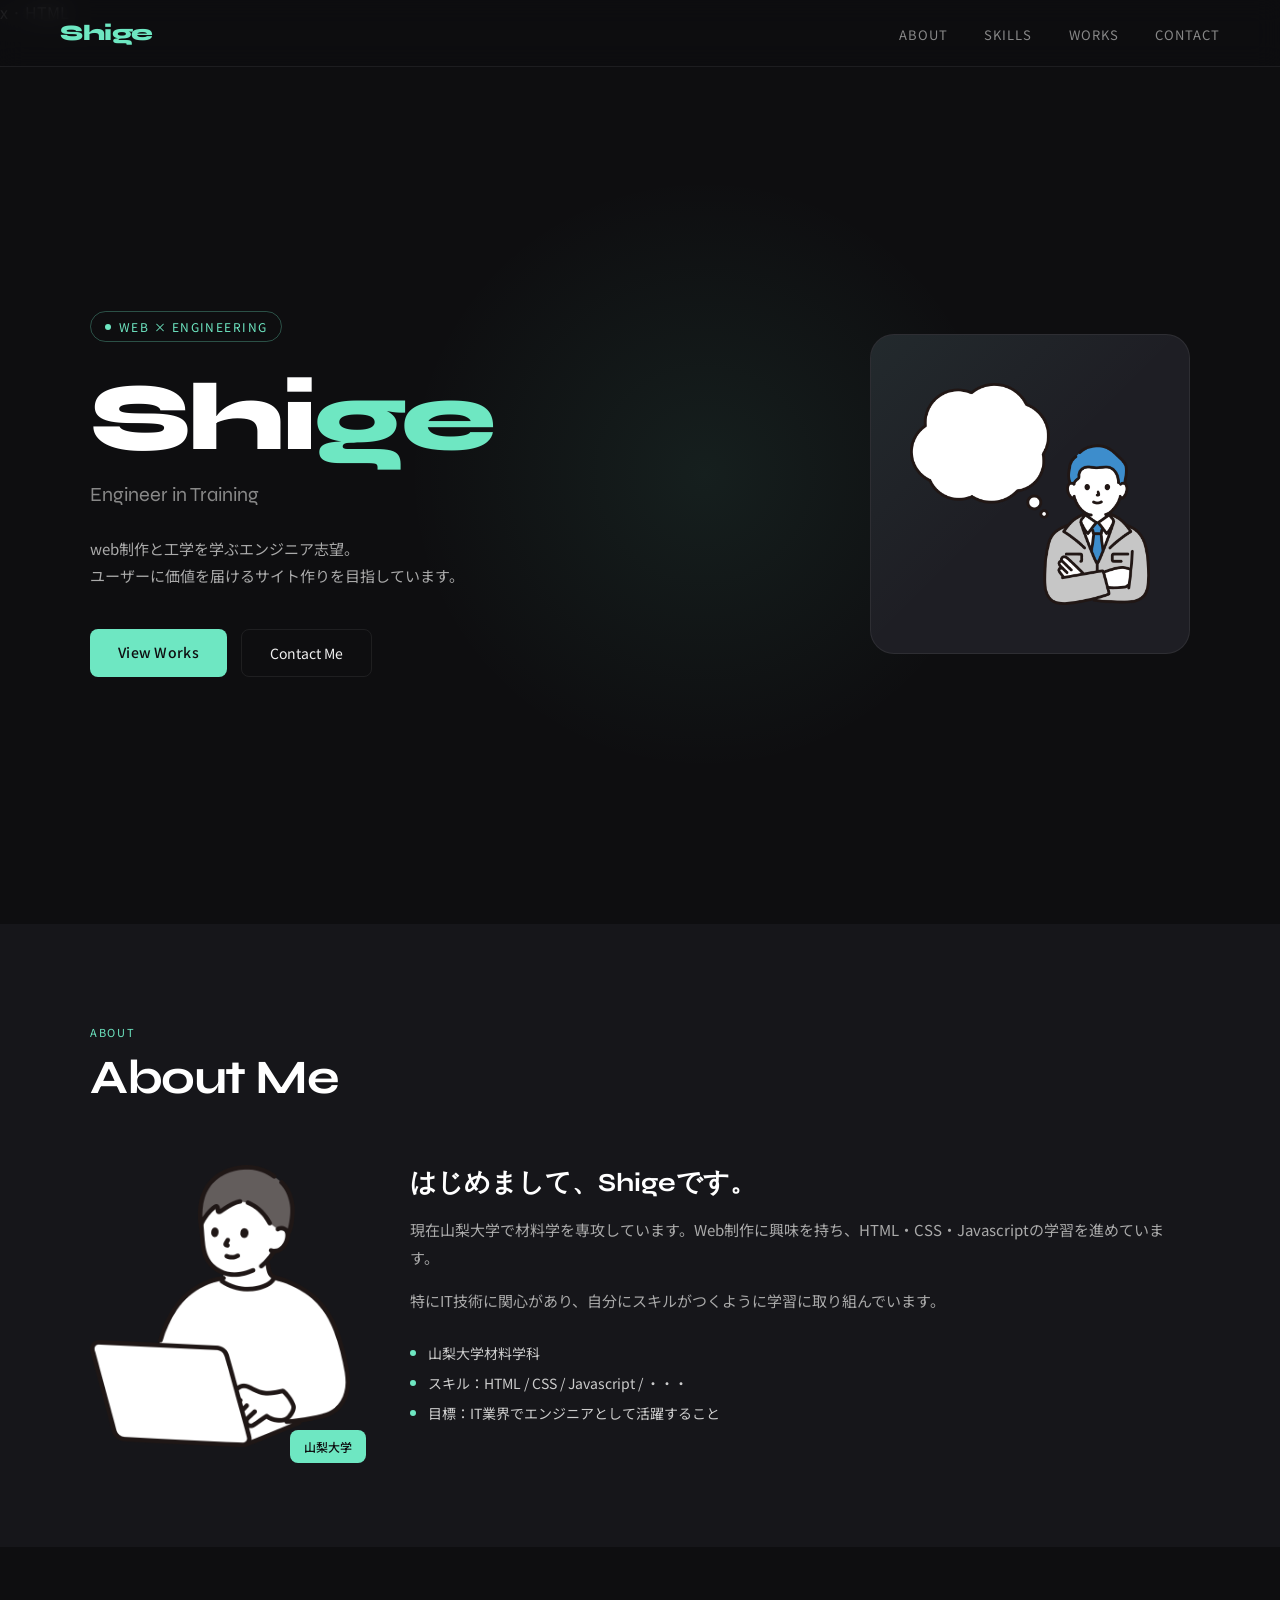
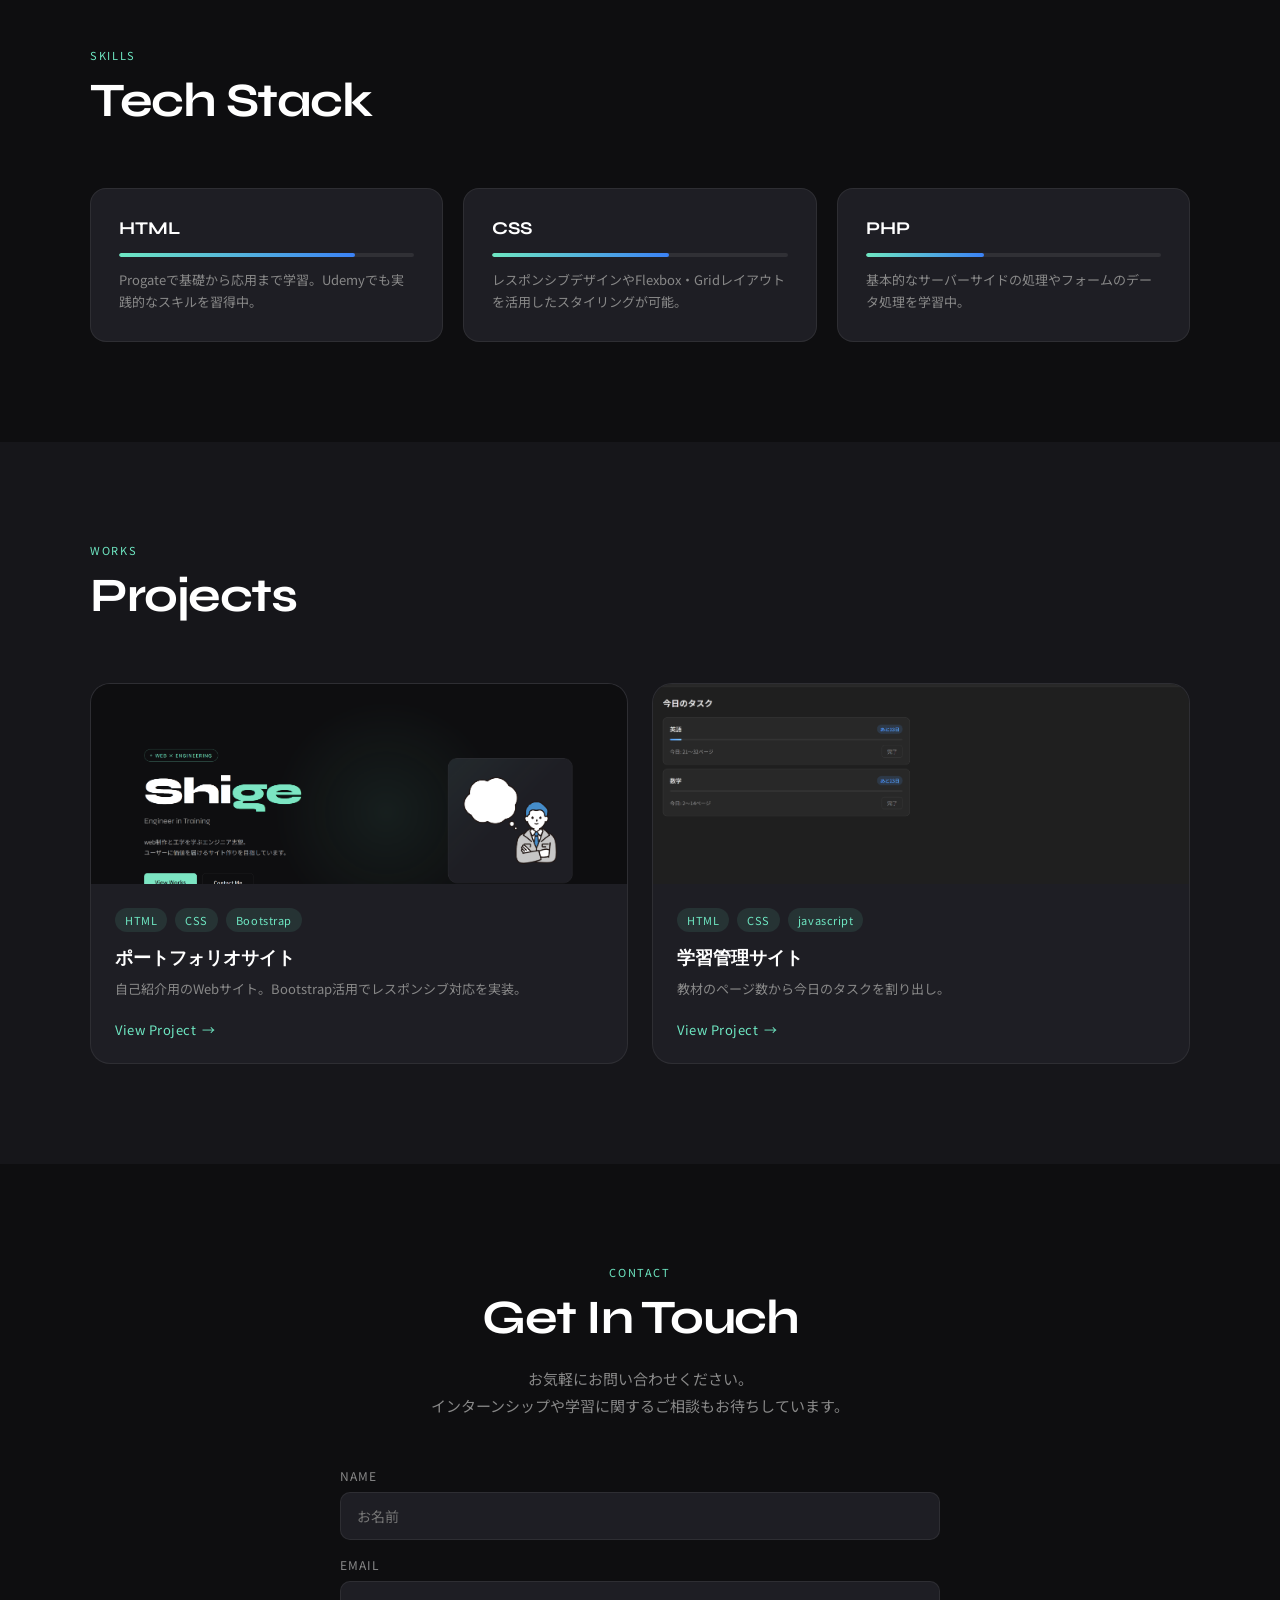
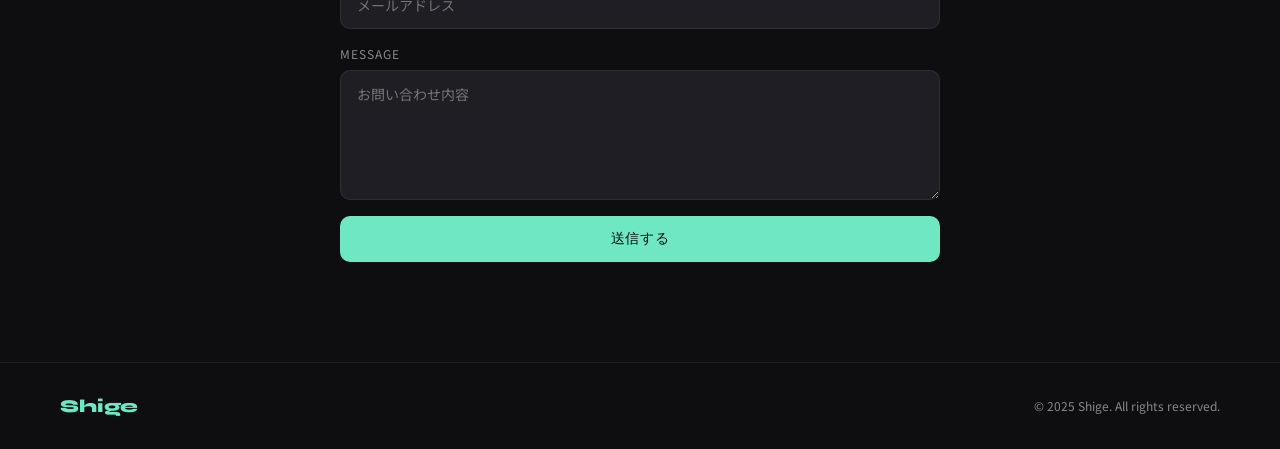
<file: docs/index.html>
x · HTML
<!DOCTYPE html>
<html lang="ja">
<head>
  <meta charset="UTF-8">
  <meta name="viewport" content="width=device-width, initial-scale=1.0">
  <title>Shige | Portfolio</title>
  <link rel="preconnect" href="https://fonts.googleapis.com">
  <link rel="preconnect" href="https://fonts.gstatic.com" crossorigin>
  <link href="https://fonts.googleapis.com/css2?family=Syne:wght@400;700;800&family=Noto+Sans+JP:wght@300;400;500&display=swap" rel="stylesheet">
  <link rel="stylesheet" href="app.css">
</head>
<body>
 
  <nav>
    <a class="nav-logo" href="#">Shige</a>
    <ul class="nav-links">
      <li><a href="#about">About</a></li>
      <li><a href="#skills">Skills</a></li>
      <li><a href="#works">Works</a></li>
      <li><a href="#contact">Contact</a></li>
    </ul>
  </nav>
 
  <!-- HERO -->
  <section id="hero">
    <div class="hero-glow"></div>
    <div class="hero-inner">
      <div class="hero-text fade-in">
        <div class="hero-badge">Web × Engineering</div>
        <h1 class="hero-name">Shi<span>ge</span></h1>
        <p class="hero-sub">Engineer in Training</p>
        <p class="hero-desc">
          web制作と工学を学ぶエンジニア志望。<br>
          ユーザーに価値を届けるサイト作りを目指しています。
        </p>
        <div class="hero-cta">
          <a href="#works" class="btn-primary">View Works</a>
          <a href="#contact" class="btn-outline">Contact Me</a>
        </div>
      </div>
      <div class="hero-image fade-in" style="transition-delay:0.2s">
        <div class="hero-image-frame">
          <img src="hero.png" alt="Shige illustration">
        </div>
      </div>
    </div>
  </section>
 
  <!-- ABOUT -->
  <section id="about">
    <div class="section-inner">
      <p class="section-label">About</p>
      <h2 class="section-title">About Me</h2>
      <div class="about-grid fade-in">
        <div class="about-img-wrap">
          <img src="profile.png" alt="プロフィール画像">
          <span class="about-tag">山梨大学</span>
        </div>
        <div class="about-text">
          <h3>はじめまして、Shigeです。</h3>
          <p>現在山梨大学で材料学を専攻しています。Web制作に興味を持ち、HTML・CSS・Javascriptの学習を進めています。</p>
          <p>特にIT技術に関心があり、自分にスキルがつくように学習に取り組んでいます。</p>
          <div class="about-items">
            <div class="about-item"><span class="about-item-dot"></span>山梨大学材料学科</div>
            <div class="about-item"><span class="about-item-dot"></span>スキル：HTML / CSS / Javascript / ・・・</div>
            <div class="about-item"><span class="about-item-dot"></span>目標：IT業界でエンジニアとして活躍すること</div>
          </div>
        </div>
      </div>
    </div>
  </section>
 
  <!-- SKILLS -->
  <section id="skills">
    <div class="section-inner">
      <p class="section-label">Skills</p>
      <h2 class="section-title">Tech Stack</h2>
      <div class="skills-grid">
        <div class="skill-card fade-in">
          <p class="skill-name">HTML</p>
          <div class="skill-bar-bg"><div class="skill-bar-fill" style="width:80%"></div></div>
          <p class="skill-desc">Progateで基礎から応用まで学習。Udemyでも実践的なスキルを習得中。</p>
        </div>
        <div class="skill-card fade-in" style="transition-delay:0.1s">
          <p class="skill-name">CSS</p>
          <div class="skill-bar-bg"><div class="skill-bar-fill" style="width:60%"></div></div>
          <p class="skill-desc">レスポンシブデザインやFlexbox・Gridレイアウトを活用したスタイリングが可能。</p>
        </div>
        <div class="skill-card fade-in" style="transition-delay:0.2s">
          <p class="skill-name">PHP</p>
          <div class="skill-bar-bg"><div class="skill-bar-fill" style="width:40%"></div></div>
          <p class="skill-desc">基本的なサーバーサイドの処理やフォームのデータ処理を学習中。</p>
        </div>
      </div>
    </div>
  </section>
 
  <!-- WORKS -->
  <section id="works">
    <div class="section-inner">
      <p class="section-label">Works</p>
      <h2 class="section-title">Projects</h2>
      <div class="works-grid">
        <div class="work-card fade-in">
          <img src="portfolio.png" alt="ポートフォリオサイト" class="work-img">
          <div class="work-body">
            <div class="work-tags">
              <span class="work-tag">HTML</span>
              <span class="work-tag">CSS</span>
              <span class="work-tag">Bootstrap</span>
            </div>
            <h3 class="work-title">ポートフォリオサイト</h3>
            <p class="work-desc">自己紹介用のWebサイト。Bootstrap活用でレスポンシブ対応を実装。</p>
            <a href="#" class="work-link">View Project</a>
          </div>
        </div>
        <div class="work-card fade-in">
          <img src="study-app.png" alt="学習管理サイト" class="work-img">
          <div class="work-body">
            <div class="work-tags">
              <span class="work-tag">HTML</span>
              <span class="work-tag">CSS</span>
              <span class="work-tag">javascript</span>
            </div>
            <h3 class="work-title">学習管理サイト</h3>
            <p class="work-desc">教材のページ数から今日のタスクを割り出し。</p>
            <a href="https://tsunat973.github.io/study-app/" class="work-link">View Project</a>
          </div>
        </div>
      </div>
    </div>
  </section>
 
  <!-- CONTACT -->
  <section id="contact">
    <div class="section-inner contact-inner">
      <p class="section-label" style="text-align:center">Contact</p>
      <h2 class="section-title">Get In Touch</h2>
      <p class="contact-sub">お気軽にお問い合わせください。<br>インターンシップや学習に関するご相談もお待ちしています。</p>
      <form class="contact-form fade-in">
        <div class="form-group">
          <label class="form-label">Name</label>
          <input type="text" class="form-input" placeholder="お名前">
        </div>
        <div class="form-group">
          <label class="form-label">Email</label>
          <input type="email" class="form-input" placeholder="メールアドレス">
        </div>
        <div class="form-group">
          <label class="form-label">Message</label>
          <textarea class="form-textarea" placeholder="お問い合わせ内容"></textarea>
        </div>
        <button type="submit" class="submit-btn">送信する</button>
      </form>
    </div>
  </section>
 
  <footer>
    <span class="footer-logo">Shige</span>
    <span class="footer-copy">© 2025 Shige. All rights reserved.</span>
  </footer>
 
  <script>
    const observer = new IntersectionObserver((entries) => {
      entries.forEach(e => { if (e.isIntersecting) e.target.classList.add('visible'); });
    }, { threshold: 0.1 });
    document.querySelectorAll('.fade-in').forEach(el => observer.observe(el));
  </script>
 
</body>
</html>
</file>
<file: docs/app.css>
*, *::before, *::after { box-sizing: border-box; margin: 0; padding: 0; }
 
:root {
  --bg: #0e0e10;
  --bg2: #16161a;
  --surface: #1e1e24;
  --accent: #6EE7C2;
  --accent2: #3B82F6;
  --text: #f0f0f0;
  --muted: #888;
  --border: rgba(255,255,255,0.07);
}
 
html { scroll-behavior: smooth; }
 
body {
  font-family: 'Noto Sans JP', sans-serif;
  background: var(--bg);
  color: var(--text);
  overflow-x: hidden;
}
 
/* NAV */
nav {
  position: fixed; top: 0; left: 0; right: 0; z-index: 100;
  display: flex; justify-content: space-between; align-items: center;
  padding: 20px 60px;
  background: rgba(14,14,16,0.85);
  backdrop-filter: blur(12px);
  border-bottom: 1px solid var(--border);
}
 
.nav-logo {
  font-family: 'Syne', sans-serif;
  font-weight: 800;
  font-size: 22px;
  color: var(--accent);
  text-decoration: none;
  letter-spacing: -0.5px;
}
 
.nav-links { display: flex; gap: 36px; list-style: none; }
.nav-links a {
  color: var(--muted);
  text-decoration: none;
  font-size: 13px;
  letter-spacing: 0.08em;
  text-transform: uppercase;
  transition: color 0.2s;
}
.nav-links a:hover { color: var(--text); }
 
/* HERO */
#hero {
  min-height: 100vh;
  display: flex;
  align-items: center;
  padding: 120px 60px 80px;
  position: relative;
  overflow: hidden;
}
 
.hero-glow {
  position: absolute;
  width: 600px; height: 600px;
  border-radius: 50%;
  background: radial-gradient(circle, rgba(110,231,194,0.08) 0%, transparent 70%);
  top: 50%; left: 55%;
  transform: translate(-50%, -50%);
  pointer-events: none;
}
 
.hero-inner {
  max-width: 1100px;
  margin: 0 auto;
  display: flex;
  align-items: center;
  justify-content: space-between;
  gap: 60px;
  width: 100%;
}
 
.hero-text { flex: 1; }
 
.hero-badge {
  display: inline-flex;
  align-items: center;
  gap: 8px;
  font-size: 12px;
  letter-spacing: 0.12em;
  text-transform: uppercase;
  color: var(--accent);
  border: 1px solid rgba(110,231,194,0.3);
  padding: 6px 14px;
  border-radius: 100px;
  margin-bottom: 28px;
}
 
.hero-badge::before {
  content: '';
  width: 6px; height: 6px;
  border-radius: 50%;
  background: var(--accent);
  animation: pulse 2s ease-in-out infinite;
}
 
@keyframes pulse {
  0%, 100% { opacity: 1; transform: scale(1); }
  50% { opacity: 0.5; transform: scale(0.8); }
}
 
.hero-name {
  font-family: 'Syne', sans-serif;
  font-weight: 800;
  font-size: clamp(56px, 8vw, 96px);
  line-height: 1;
  letter-spacing: -3px;
  color: #fff;
}
 
.hero-name span { color: var(--accent); }
 
.hero-sub {
  font-family: 'Syne', sans-serif;
  font-size: 20px;
  font-weight: 400;
  color: var(--muted);
  margin: 16px 0 28px;
}
 
.hero-desc {
  font-size: 15px;
  color: #aaa;
  line-height: 1.8;
  max-width: 440px;
  margin-bottom: 40px;
}
 
.hero-cta { display: flex; gap: 14px; }
 
.btn-primary {
  padding: 13px 28px;
  background: var(--accent);
  color: #0e0e10;
  font-weight: 500;
  font-size: 14px;
  border-radius: 8px;
  text-decoration: none;
  transition: opacity 0.2s, transform 0.15s;
  letter-spacing: 0.02em;
}
 
.btn-primary:hover { opacity: 0.88; transform: translateY(-1px); }
 
.btn-outline {
  padding: 13px 28px;
  background: transparent;
  color: var(--text);
  font-size: 14px;
  border: 1px solid var(--border);
  border-radius: 8px;
  text-decoration: none;
  transition: border-color 0.2s, transform 0.15s;
}
 
.btn-outline:hover { border-color: rgba(255,255,255,0.25); transform: translateY(-1px); }
 
.hero-image {
  flex-shrink: 0;
  position: relative;
}
 
.hero-image-frame {
  width: 320px; height: 320px;
  border-radius: 24px;
  border: 1px solid var(--border);
  background: var(--surface);
  display: flex;
  align-items: center;
  justify-content: center;
  overflow: hidden;
  position: relative;
}
 
.hero-image-frame::before {
  content: '';
  position: absolute;
  inset: 0;
  background: linear-gradient(135deg, rgba(110,231,194,0.06) 0%, transparent 50%);
}
 
.hero-image-frame img {
  width: 240px;
  height: auto;
  position: relative;
}
 
/* SECTION COMMON */
section { padding: 100px 60px; }
 
.section-inner { max-width: 1100px; margin: 0 auto; }
 
.section-label {
  font-size: 11px;
  letter-spacing: 0.15em;
  text-transform: uppercase;
  color: var(--accent);
  margin-bottom: 12px;
}
 
.section-title {
  font-family: 'Syne', sans-serif;
  font-size: clamp(32px, 4vw, 48px);
  font-weight: 700;
  letter-spacing: -1.5px;
  color: #fff;
  margin-bottom: 60px;
  line-height: 1.1;
}
 
/* ABOUT */
#about { background: var(--bg2); }
 
.about-grid {
  display: grid;
  grid-template-columns: 260px 1fr;
  gap: 60px;
  align-items: start;
}
 
.about-img-wrap {
  position: relative;
}
 
.about-img-wrap img {
  width: 100%;
  border-radius: 16px;
  display: block;
  filter: grayscale(20%);
}
 
.about-tag {
  position: absolute;
  bottom: -16px; right: -16px;
  background: var(--accent);
  color: #0e0e10;
  font-size: 12px;
  font-weight: 500;
  padding: 8px 14px;
  border-radius: 8px;
}
 
.about-text h3 {
  font-family: 'Syne', sans-serif;
  font-size: 26px;
  font-weight: 700;
  margin-bottom: 16px;
  color: #fff;
}
 
.about-text p { color: #aaa; line-height: 1.9; font-size: 15px; margin-bottom: 14px; }
 
.about-items {
  margin-top: 28px;
  display: flex;
  flex-direction: column;
  gap: 10px;
}
 
.about-item {
  display: flex;
  align-items: center;
  gap: 12px;
  font-size: 14px;
  color: #ccc;
}
 
.about-item-dot {
  width: 6px; height: 6px;
  border-radius: 50%;
  background: var(--accent);
  flex-shrink: 0;
}
 
/* SKILLS */
#skills { background: var(--bg); }
 
.skills-grid {
  display: grid;
  grid-template-columns: repeat(3, 1fr);
  gap: 20px;
}
 
.skill-card {
  background: var(--surface);
  border: 1px solid var(--border);
  border-radius: 16px;
  padding: 28px;
  transition: border-color 0.2s, transform 0.2s;
}
 
.skill-card:hover {
  border-color: rgba(110,231,194,0.3);
  transform: translateY(-3px);
}
 
.skill-name {
  font-family: 'Syne', sans-serif;
  font-size: 18px;
  font-weight: 700;
  color: #fff;
  margin-bottom: 14px;
}
 
.skill-bar-bg {
  height: 4px;
  background: rgba(255,255,255,0.08);
  border-radius: 2px;
  margin-bottom: 12px;
  overflow: hidden;
}
 
.skill-bar-fill {
  height: 100%;
  border-radius: 2px;
  background: linear-gradient(90deg, var(--accent), var(--accent2));
  animation: fillbar 1.2s ease forwards;
  transform-origin: left;
}
 
@keyframes fillbar { from { transform: scaleX(0); } to { transform: scaleX(1); } }
 
.skill-desc { font-size: 13px; color: var(--muted); line-height: 1.7; }
 
/* WORKS */
#works { background: var(--bg2); }
 
.works-grid {
  display: grid;
  grid-template-columns: repeat(auto-fit, minmax(320px, 1fr));
  gap: 24px;
}
 
.work-card {
  background: var(--surface);
  border: 1px solid var(--border);
  border-radius: 20px;
  overflow: hidden;
  transition: border-color 0.2s, transform 0.2s;
}
 
.work-card:hover {
  border-color: rgba(110,231,194,0.25);
  transform: translateY(-4px);
}
 
.work-img {
  width: 100%;
  height: 200px;
  object-fit: cover;
  display: block;
  background: var(--bg);
}
 
.work-body { padding: 24px; }
 
.work-tags { display: flex; gap: 8px; flex-wrap: wrap; margin-bottom: 14px; }
 
.work-tag {
  font-size: 11px;
  padding: 4px 10px;
  border-radius: 100px;
  background: rgba(110,231,194,0.1);
  color: var(--accent);
  letter-spacing: 0.05em;
}
 
.work-title {
  font-family: 'Syne', sans-serif;
  font-size: 18px;
  font-weight: 700;
  color: #fff;
  margin-bottom: 8px;
}
 
.work-desc { font-size: 13px; color: var(--muted); line-height: 1.7; margin-bottom: 20px; }
 
.work-link {
  font-size: 13px;
  color: var(--accent);
  text-decoration: none;
  display: inline-flex;
  align-items: center;
  gap: 6px;
  letter-spacing: 0.04em;
}
 
.work-link::after { content: '→'; transition: transform 0.2s; }
.work-link:hover::after { transform: translateX(4px); }
 
/* CONTACT */
#contact { background: var(--bg); }
 
.contact-inner {
  max-width: 600px;
  margin: 0 auto;
  text-align: center;
}
 
.contact-inner .section-title { text-align: center; }
 
.contact-sub {
  font-size: 15px;
  color: var(--muted);
  margin-top: -40px;
  margin-bottom: 48px;
  line-height: 1.8;
}
 
.contact-form { display: flex; flex-direction: column; gap: 16px; text-align: left; }
 
.form-group { display: flex; flex-direction: column; gap: 8px; }
 
.form-label { font-size: 12px; letter-spacing: 0.08em; text-transform: uppercase; color: var(--muted); }
 
.form-input, .form-textarea {
  background: var(--surface);
  border: 1px solid var(--border);
  border-radius: 10px;
  padding: 13px 16px;
  color: var(--text);
  font-family: 'Noto Sans JP', sans-serif;
  font-size: 14px;
  outline: none;
  transition: border-color 0.2s;
}
 
.form-input:focus, .form-textarea:focus { border-color: rgba(110,231,194,0.5); }
 
.form-textarea { resize: vertical; min-height: 130px; }
 
.submit-btn {
  padding: 14px;
  background: var(--accent);
  color: #0e0e10;
  font-weight: 500;
  font-size: 14px;
  border: none;
  border-radius: 10px;
  cursor: pointer;
  letter-spacing: 0.04em;
  transition: opacity 0.2s;
}
 
.submit-btn:hover { opacity: 0.85; }
 
/* FOOTER */
footer {
  background: var(--bg);
  border-top: 1px solid var(--border);
  padding: 32px 60px;
  display: flex;
  justify-content: space-between;
  align-items: center;
}
 
.footer-logo {
  font-family: 'Syne', sans-serif;
  font-weight: 800;
  font-size: 18px;
  color: var(--accent);
}
 
.footer-copy { font-size: 12px; color: var(--muted); }
 
/* RESPONSIVE */
@media (max-width: 768px) {
  nav { padding: 16px 24px; }
  .nav-links { display: none; }
  #hero, section { padding: 80px 24px; }
  .hero-inner { flex-direction: column; }
  .hero-image { display: none; }
  .about-grid { grid-template-columns: 1fr; }
  .skills-grid { grid-template-columns: 1fr; }
  footer { flex-direction: column; gap: 12px; padding: 24px; }
}
 
/* FADE IN ANIMATION */
.fade-in {
  opacity: 0;
  transform: translateY(20px);
  transition: opacity 0.6s ease, transform 0.6s ease;
}
.fade-in.visible { opacity: 1; transform: translateY(0); }
</file>
